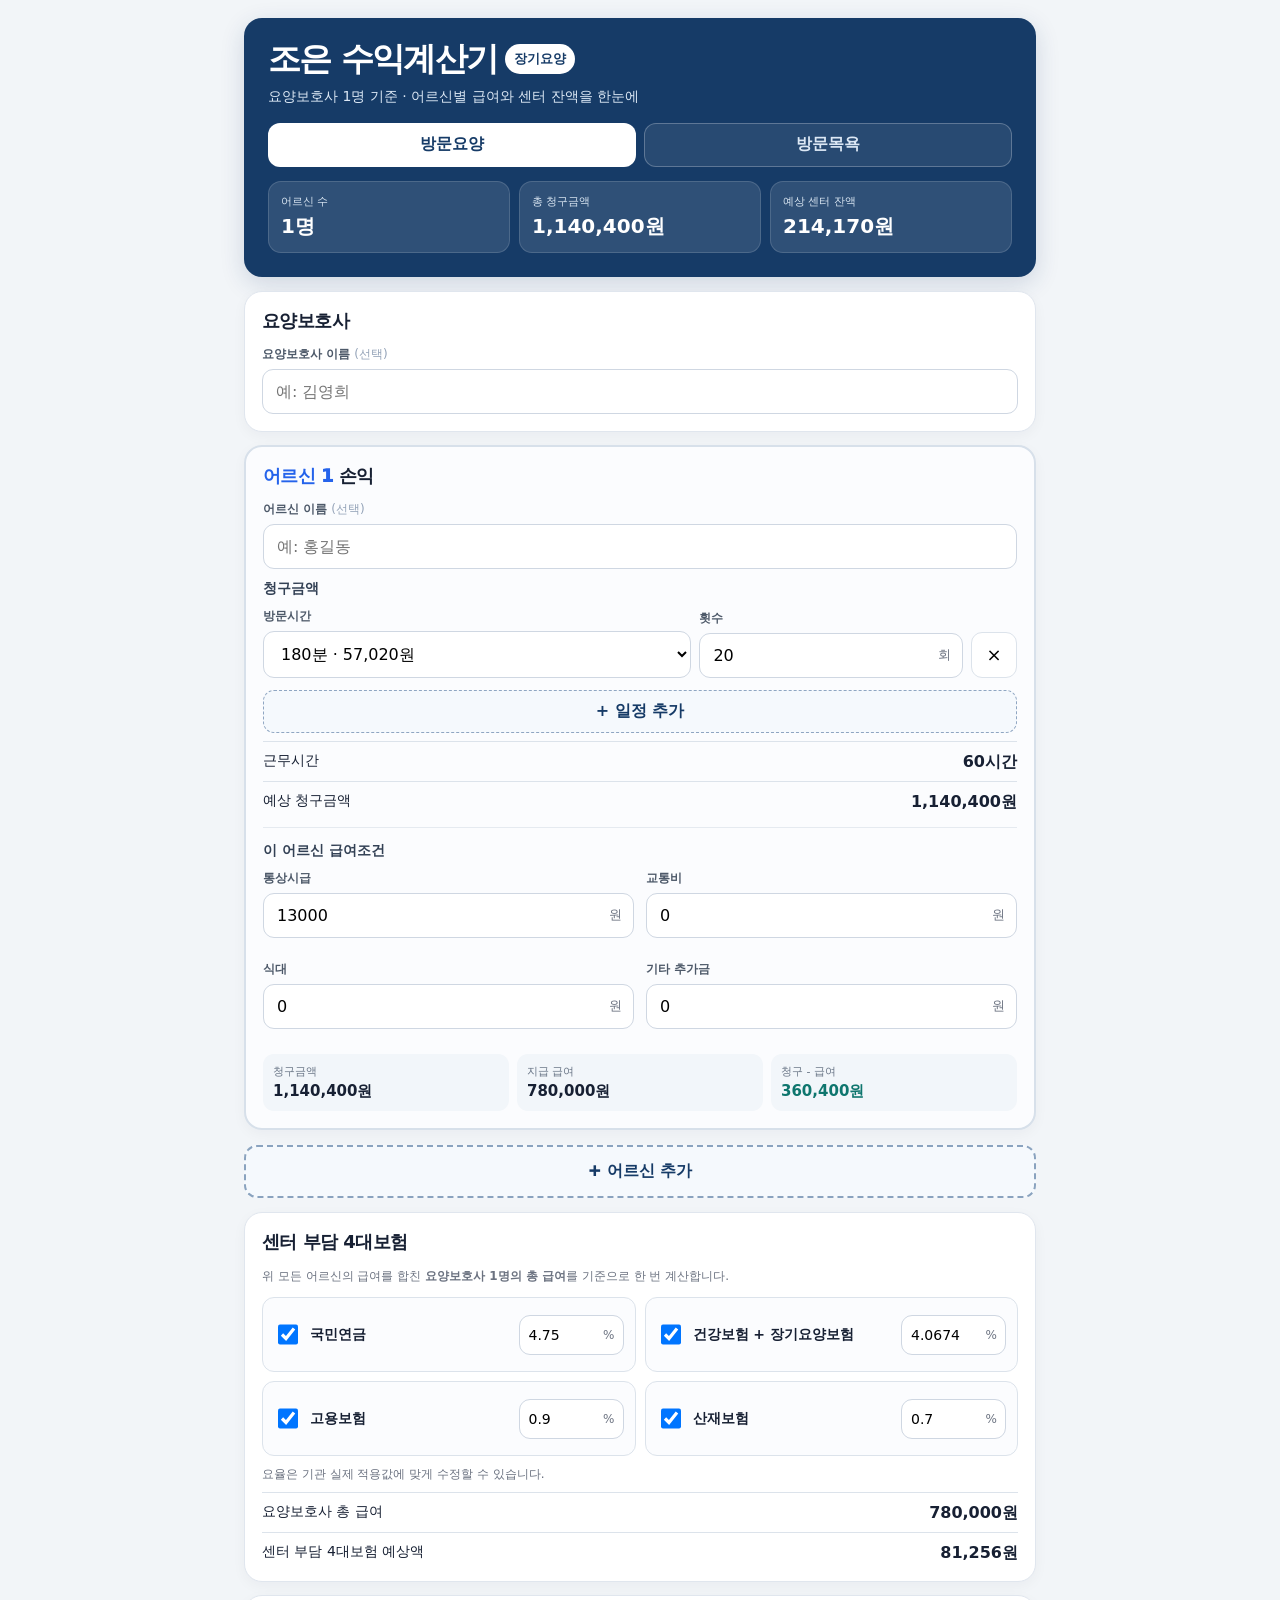
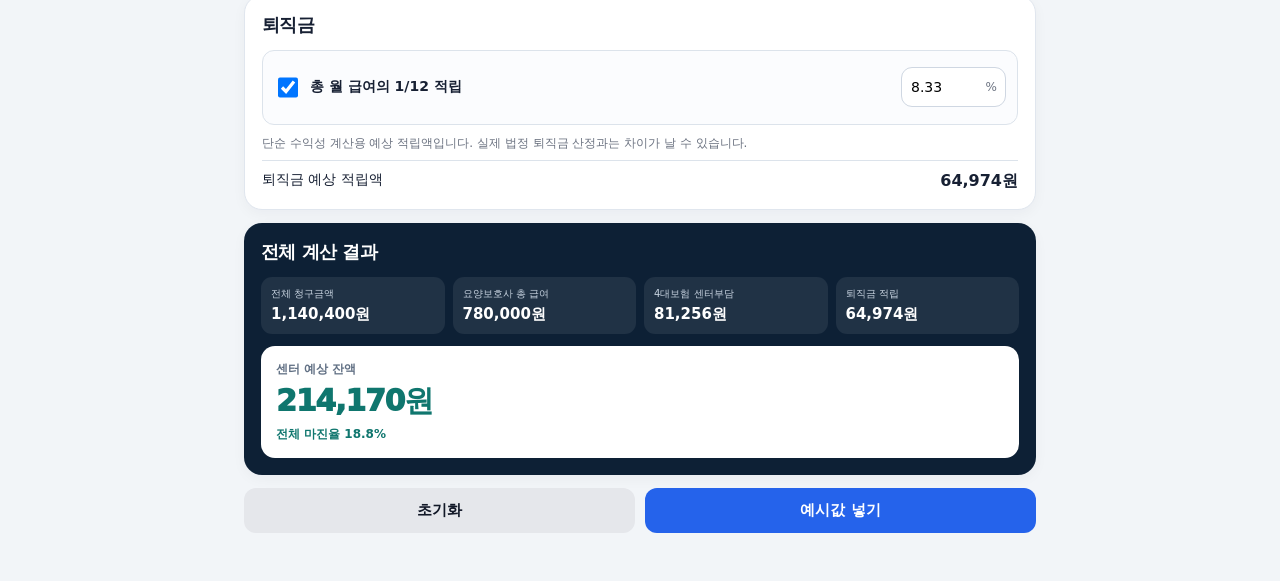
<file: index.html>
<!doctype html>
<html lang="ko">
<head>
<meta charset="utf-8" />
<meta name="viewport" content="width=device-width,initial-scale=1" />
<title>조은 수익계산기</title>
<link rel="stylesheet" href="style.css?v=202608181735" />
</head>
<body>
<div class="wrap">
  <div class="header">
    <div class="brand"><h1>조은 수익계산기</h1><span class="brand-tag">장기요양</span></div>
    <div class="sub" id="headerSub">요양보호사 1명 기준 · 어르신별 급여와 센터 잔액을 한눈에</div>
    <div class="tabs">
      <button class="tab active" id="careTabBtn" type="button">방문요양</button>
      <button class="tab" id="bathTabBtn" type="button">방문목욕</button>
    </div>
    <div class="header-summary" id="careHeaderSummary">
      <div class="head-sum"><div class="k">어르신 수</div><div class="v" id="headerClientCount">1명</div></div>
      <div class="head-sum"><div class="k">총 청구금액</div><div class="v" id="headerRevenue">0원</div></div>
      <div class="head-sum"><div class="k">예상 센터 잔액</div><div class="v" id="headerProfit">0원</div></div>
    </div>
    <div class="header-summary hidden" id="bathHeaderSummary">
      <div class="head-sum"><div class="k">이번 달 목욕 건수</div><div class="v" id="bathHeaderCases">0건</div></div>
      <div class="head-sum"><div class="k">총 청구금액</div><div class="v" id="bathHeaderRevenue">0원</div></div>
      <div class="head-sum"><div class="k">예상 센터 잔액</div><div class="v" id="bathHeaderProfit">0원</div></div>
    </div>
  </div>

  <main id="carePanel">
    <section class="card">
      <h2>요양보호사</h2>
      <div class="caregiver-top">
        <div class="field" style="margin:0">
          <label>요양보호사 이름 <span class="optional">(선택)</span></label>
          <input id="caregiverName" type="text" placeholder="예: 김영희">
        </div>
        <input id="clientCount" type="hidden" value="1">
      </div>
    </section>
    <div id="clients"></div>
    <button class="add-client" id="addClientBtn" type="button">+ 어르신 추가</button>
    <section class="card">
      <h2>센터 부담 4대보험</h2>
      <div class="note" style="margin:0 0 12px">위 모든 어르신의 급여를 합친 <strong>요양보호사 1명의 총 급여</strong>를 기준으로 한 번 계산합니다.</div>
      <div class="checklist">
        <div class="ins"><input id="pensionChk" type="checkbox" checked><div class="name">국민연금</div><div class="rate"><input id="pensionRate" type="number" step="0.0001" value="4.75"><span>%</span></div></div>
        <div class="ins"><input id="healthChk" type="checkbox" checked><div class="name">건강보험 + 장기요양보험</div><div class="rate"><input id="healthRate" type="number" step="0.0001" value="4.0674"><span>%</span></div></div>
        <div class="ins"><input id="employmentChk" type="checkbox" checked><div class="name">고용보험</div><div class="rate"><input id="employmentRate" type="number" step="0.0001" value="0.9"><span>%</span></div></div>
        <div class="ins"><input id="accidentChk" type="checkbox" checked><div class="name">산재보험</div><div class="rate"><input id="accidentRate" type="number" step="0.0001" value="0.7"><span>%</span></div></div>
      </div>
      <div class="note">요율은 기관 실제 적용값에 맞게 수정할 수 있습니다.</div>
      <div class="summary-line"><span>요양보호사 총 급여</span><strong id="salaryPreview">0원</strong></div>
      <div class="summary-line"><span>센터 부담 4대보험 예상액</span><strong id="insurancePreview">0원</strong></div>
    </section>
    <section class="card">
      <h2>퇴직금</h2>
      <div class="ins"><input id="severanceChk" type="checkbox" checked><div class="name">총 월 급여의 1/12 적립</div><div class="rate"><input id="severanceRate" type="number" step="0.01" value="8.33"><span>%</span></div></div>
      <div class="note">단순 수익성 계산용 예상 적립액입니다. 실제 법정 퇴직금 산정과는 차이가 날 수 있습니다.</div>
      <div class="summary-line"><span>퇴직금 예상 적립액</span><strong id="severancePreview">0원</strong></div>
    </section>
    <section class="card results">
      <h2>전체 계산 결과</h2>
      <div class="result-grid">
        <div class="result-item"><div class="k">전체 청구금액</div><div class="v" id="rRevenue">0원</div></div>
        <div class="result-item"><div class="k">요양보호사 총 급여</div><div class="v" id="rSalary">0원</div></div>
        <div class="result-item"><div class="k">4대보험 센터부담</div><div class="v" id="rInsurance">0원</div></div>
        <div class="result-item"><div class="k">퇴직금 적립</div><div class="v" id="rSeverance">0원</div></div>
      </div>
      <div class="result-main"><div class="k">센터 예상 잔액</div><div class="v" id="rProfit">0원</div><div class="m">전체 마진율 <strong id="rMargin">0.0%</strong></div></div>
    </section>
    <div class="btns"><button class="btn secondary" id="resetBtn" type="button">초기화</button><button class="btn primary" id="sampleBtn" type="button">예시값 넣기</button></div>
  </main>

  <main id="bathPanel" class="hidden">
    <section class="card">
      <div class="card-head"><h2>1. 이번 달 목욕 케이스</h2><span class="badge">유형 · 40분/60분 · 건수</span></div>
      <div id="bathCasesRows"></div>
      <button class="add-client" id="addBathCaseBtn" type="button">+ 목욕 케이스 추가</button>
      <div class="note">40분은 40분 이상 60분 미만 기준으로 60분 수가의 80%를 자동 적용합니다.</div>
    </section>

    <section class="card">
      <div class="card-head"><h2>2. 목욕 요양보호사</h2><span class="badge">40분/60분 건당급</span></div>
      <div id="bathStaff"></div>
      <button class="add-client" id="addBathStaffBtn" type="button">+ 선생님 추가</button>
      <div class="note">선생님별 60분·40분 담당 건수와 건당 지급액으로 급여를 계산합니다. 운전 담당을 체크하면 해당 선생님의 총 담당 건수가 운전건수로 자동 적용됩니다.</div>
    </section>

    <section class="card">
      <div class="card-head"><h2>3. 목욕차량 · 운영비</h2><span class="badge">1대 기본값 자동입력</span></div>
      <div class="grid2"><div class="field"><label>목욕차량 수</label><div class="input-wrap has-suffix"><input id="bathVehicleCount" type="number" min="1" step="1" value="1"><span class="suffix">대</span></div></div><div class="field"><label>기본값 적용</label><button class="preset-btn" id="bathVehiclePresetBtn" type="button">1대 기본값으로 초기화</button></div></div>
      <div class="cost-title">차량 운영비</div>
      <div class="grid2">
        <div class="field"><label>유류비</label><div class="input-wrap has-suffix"><input class="bath-cost scalable" id="bathFuel" type="number" min="0" value="500000"><span class="suffix">원</span></div></div>
        <div class="field"><label>차량 보험료 월 환산</label><div class="input-wrap has-suffix"><input class="bath-cost scalable" id="bathCarInsurance" type="number" min="0" value="120000"><span class="suffix">원</span></div></div>
        <div class="field"><label>자동차세 월 환산</label><div class="input-wrap has-suffix"><input class="bath-cost scalable" id="bathCarTax" type="number" min="0" value="30000"><span class="suffix">원</span></div></div>
        <div class="field"><label>정비 · 소모품 적립</label><div class="input-wrap has-suffix"><input class="bath-cost scalable" id="bathMaintenance" type="number" min="0" value="150000"><span class="suffix">원</span></div></div>
        <div class="field"><label>감가상각 · 리스비</label><div class="input-wrap has-suffix"><input class="bath-cost scalable" id="bathDepreciation" type="number" min="0" value="300000"><span class="suffix">원</span></div></div>
        <div class="field"><label>통행료 · 주차비</label><div class="input-wrap has-suffix"><input class="bath-cost scalable" id="bathToll" type="number" min="0" value="0"><span class="suffix">원</span></div></div>
      </div>
      <div class="cost-title">목욕 운영비</div>
      <div class="grid2">
        <div class="field"><label>목욕용품 · 소모품</label><div class="input-wrap has-suffix"><input class="bath-cost" id="bathSupplies" type="number" min="0" value="300000"><span class="suffix">원</span></div></div>
        <div class="field"><label>세탁 · 위생용품</label><div class="input-wrap has-suffix"><input class="bath-cost" id="bathLaundry" type="number" min="0" value="100000"><span class="suffix">원</span></div></div>
        <div class="field"><label>기타 운영비</label><div class="input-wrap has-suffix"><input class="bath-cost" id="bathOtherCost" type="number" min="0" value="0"><span class="suffix">원</span></div></div>
        <div class="field"><label>공통관리비 배부 <span class="optional">(선택)</span></label><div class="input-wrap has-suffix"><input class="bath-cost" id="bathCommonCost" type="number" min="0" value="0"><span class="suffix">원</span></div></div>
      </div>
      <div class="summary-line"><span>월 차량·운영비 합계</span><strong id="bathOperatingCost">0원</strong></div>
      <div class="note">차량 기본값은 수익성 계산용 예상 프리셋입니다. 실제 지출에 맞게 수정하세요.</div>
    </section>

    <section class="card results">
      <h2>방문목욕 전체 계산 결과</h2>
      <div class="result-grid"><div class="result-item"><div class="k">총 청구금액</div><div class="v" id="bathRRevenue">0원</div></div><div class="result-item"><div class="k">선생님 총 급여</div><div class="v" id="bathRSalary">0원</div></div><div class="result-item"><div class="k">보험 + 퇴직금</div><div class="v" id="bathRLaborExtra">0원</div></div><div class="result-item"><div class="k">차량 · 운영비</div><div class="v" id="bathROperating">0원</div></div></div>
      <div class="result-main"><div class="k">방문목욕 월 예상 센터 잔액</div><div class="v" id="bathRProfit">0원</div><div class="m">잔액률 <strong id="bathRMargin">0.0%</strong> · 건당 평균 잔액 <strong id="bathRPerCase">0원</strong></div></div>
      <div class="bath-metrics"><div class="metric"><div class="k">건당 평균 매출</div><div class="v" id="bathPerRevenue">0원</div></div><div class="metric"><div class="k">건당 평균 인건비</div><div class="v" id="bathPerLabor">0원</div></div><div class="metric"><div class="k">건당 평균 운영비</div><div class="v" id="bathPerOperating">0원</div></div></div>
    </section>
    <div class="btns"><button class="btn secondary" id="bathResetBtn" type="button">초기화</button><button class="btn primary" id="bathSampleBtn" type="button">예시값 넣기</button></div>
  </main>
</div>
<script src="app.js?v=202608181746"></script>
<script src="bath-auto.js?v=202608181756"></script>
</body>
</html>
</file>
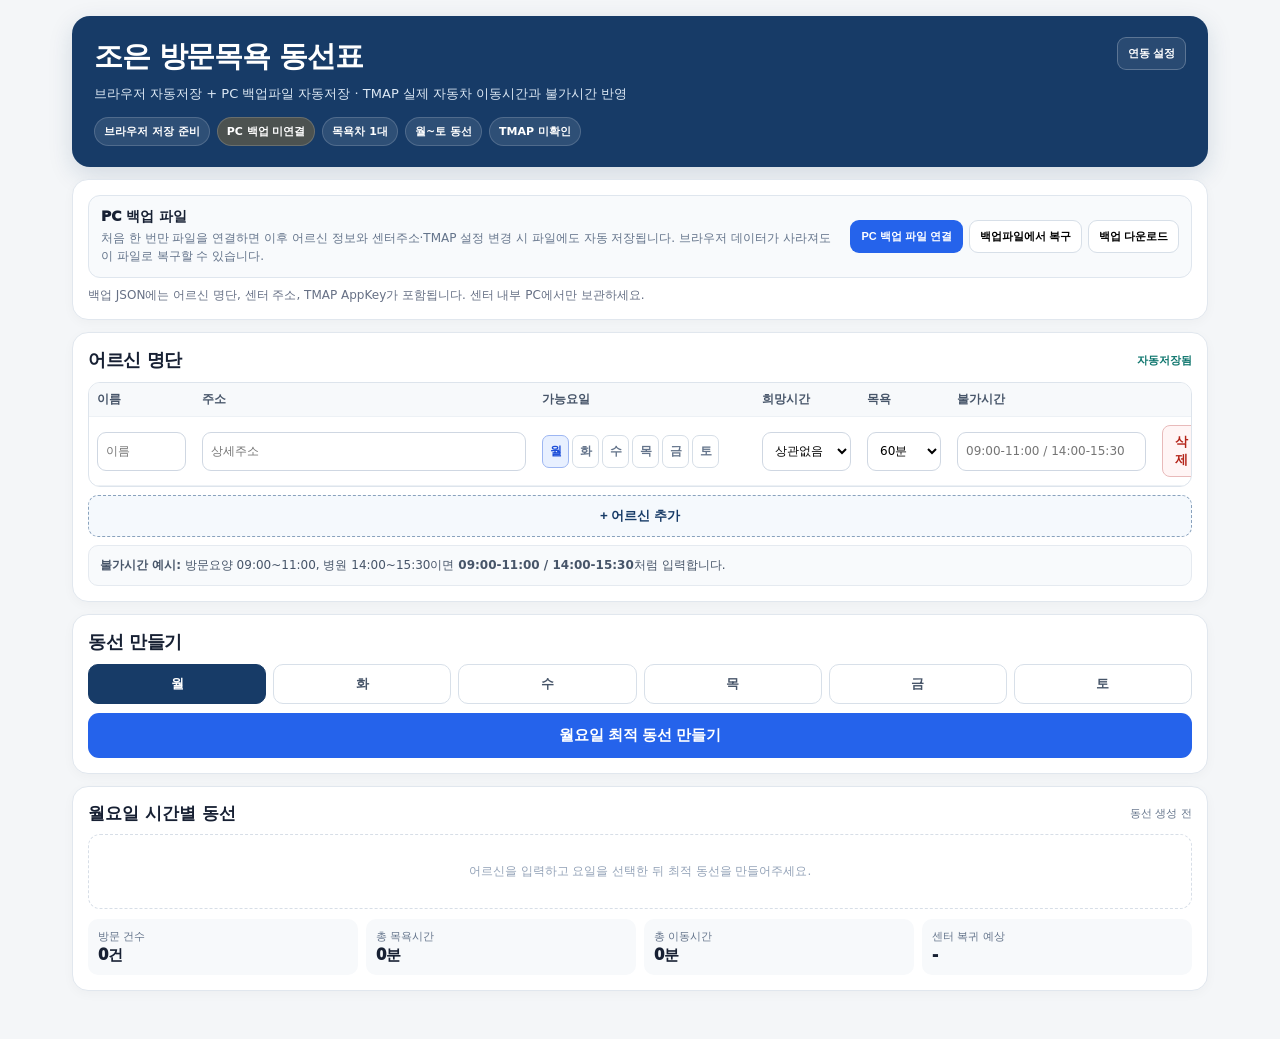
<file: bath-route-safe/index.html>
<!doctype html>
<html lang="ko">
<head>
<meta charset="utf-8">
<meta name="viewport" content="width=device-width,initial-scale=1">
<title>조은 방문목욕 동선표</title>
<style>
:root{--bg:#f4f6f8;--card:#fff;--text:#172033;--muted:#667085;--line:#dde4ec;--navy:#173b67;--blue:#2563eb;--green:#0f766e;--red:#b42318;--orange:#b45309}
*{box-sizing:border-box}body{margin:0;background:var(--bg);color:var(--text);font-family:system-ui,-apple-system,"Pretendard","Noto Sans KR",sans-serif}.wrap{max-width:1160px;margin:auto;padding:16px 12px 48px}.hero{background:var(--navy);color:#fff;border-radius:18px;padding:21px 22px;box-shadow:0 8px 24px rgba(23,59,103,.15)}.hero-top{display:flex;justify-content:space-between;gap:12px;align-items:flex-start}.hero h1{margin:0;font-size:29px;letter-spacing:-.04em}.hero p{margin:7px 0 0;color:#dce8f4;font-size:13px;line-height:1.5}.status{display:flex;gap:7px;flex-wrap:wrap;margin-top:13px}.pill{border:1px solid rgba(255,255,255,.16);background:rgba(255,255,255,.1);border-radius:999px;padding:6px 9px;font-size:11px;font-weight:900}.pill.ok{background:rgba(16,185,129,.24)}.pill.warn{background:rgba(245,158,11,.24)}.pill.bad{background:rgba(239,68,68,.22)}button{cursor:pointer}.settings-btn{border:1px solid rgba(255,255,255,.24);background:rgba(255,255,255,.08);color:#fff;border-radius:9px;padding:8px 10px;font-size:11px;font-weight:900}.card{background:#fff;border:1px solid #e1e7ee;border-radius:16px;padding:15px;margin-top:12px;box-shadow:0 3px 12px rgba(15,23,42,.03)}.card-head{display:flex;justify-content:space-between;gap:10px;align-items:center;margin-bottom:10px}.card h2{margin:0;font-size:18px;letter-spacing:-.02em}.saved{font-size:11px;color:var(--green);font-weight:900}.backup-panel{display:grid;grid-template-columns:1fr auto;gap:10px;align-items:center;background:#f8fafc;border:1px solid #dfe6ee;border-radius:12px;padding:12px}.backup-title{font-weight:950;font-size:14px}.backup-desc{font-size:12px;color:#64748b;line-height:1.5;margin-top:3px}.backup-actions{display:flex;gap:6px;flex-wrap:wrap;justify-content:flex-end}.small{border:1px solid #d7dfe8;background:#fff;border-radius:9px;padding:8px 10px;font-size:11px;font-weight:900}.primary-small{border:0;background:var(--blue);color:#fff;border-radius:9px;padding:9px 11px;font-size:11px;font-weight:900}.tablewrap{overflow:auto;border:1px solid var(--line);border-radius:12px}table{border-collapse:collapse;width:100%;min-width:1120px}th,td{padding:8px;border-bottom:1px solid #edf1f5;text-align:left;font-size:12px}th{background:#f7f9fb;color:#475569;font-weight:900}input,select{width:100%;min-height:39px;border:1px solid #cfd7e2;border-radius:9px;padding:7px 8px;font:inherit;background:#fff}input:focus,select:focus{outline:none;border-color:#93aff1;box-shadow:0 0 0 3px rgba(37,99,235,.08)}.daychecks{display:flex;gap:3px}.daycheck{position:relative}.daycheck input{position:absolute;opacity:0;width:0;height:0}.daycheck span{display:block;min-width:27px;text-align:center;border:1px solid #d6dee7;border-radius:7px;padding:7px 5px;color:#64748b;font-weight:900}.daycheck input:checked+span{background:#e8f0ff;border-color:#9db6f2;color:#1d4ed8}.del{background:#fff5f5;border:1px solid #e8baba;color:var(--red);border-radius:8px;padding:7px 9px;font-weight:900}.add{width:100%;margin-top:8px;background:#f5f9fd;color:var(--navy);border:1px dashed #89a2bd;border-radius:10px;padding:11px;font-weight:900}.note{font-size:12px;color:var(--muted);line-height:1.55;margin-top:8px}.help{margin-top:8px;padding:10px 11px;border-radius:10px;background:#f8fafc;border:1px solid #e5eaf0;font-size:12px;color:#475569;line-height:1.55}.days{display:grid;grid-template-columns:repeat(6,1fr);gap:7px}.day{border:1px solid #d8e0e9;background:#fff;color:#475569;border-radius:10px;padding:10px;font-weight:900}.day.active{background:var(--navy);color:#fff;border-color:var(--navy)}.make{width:100%;margin-top:9px;background:var(--blue);color:#fff;border:0;border-radius:11px;padding:13px;font-size:15px;font-weight:950}.make:disabled{opacity:.55;cursor:wait}.settings{display:none}.settings.open{display:block}.settings-grid{display:grid;grid-template-columns:1fr 1fr;gap:8px}.route-head{display:flex;justify-content:space-between;align-items:center;gap:8px;margin-bottom:9px}.route-head strong{font-size:17px}.route-head span{font-size:11px;color:#64748b}.route-empty{padding:28px 10px;text-align:center;color:#94a3b8;font-size:12px;border:1px dashed #d7dee7;border-radius:12px}.stop{display:grid;grid-template-columns:68px 28px 1fr;gap:7px}.clock{font-weight:950;color:var(--blue);font-size:13px;text-align:right;padding-top:13px}.track{display:flex;flex-direction:column;align-items:center}.dot{width:11px;height:11px;border-radius:50%;background:var(--blue);margin-top:15px;z-index:2}.line{width:2px;background:#cbd5e1;flex:1;min-height:42px}.stop:last-child .line{display:none}.stopbody{border:1px solid #e3e8ef;border-radius:11px;padding:9px 10px;margin-bottom:7px}.name{font-weight:950;font-size:14px}.addr{font-size:11px;color:#64748b;margin-top:3px;line-height:1.35}.tags{margin-top:5px}.tag{display:inline-block;padding:3px 6px;border-radius:999px;font-size:10px;font-weight:900;margin-right:4px}.t60{background:#e7f0ff;color:#1d4ed8}.t40{background:#fff3e5;color:#b45309}.center{background:#eef4fb;color:var(--navy)}.move{background:#ecfdf5;color:#166534}.blocked{background:#fee2e2;color:#991b1b}.wait{background:#fef3c7;color:#92400e}.leg{margin:-2px 0 5px 102px;border-left:2px dashed #cbd5e1;padding:5px 8px;color:#64748b;font-size:11px}.summary{display:grid;grid-template-columns:repeat(4,1fr);gap:8px;margin-top:10px}.sum{background:#f7f9fb;border-radius:10px;padding:10px}.sum .k{font-size:11px;color:#64748b}.sum .v{font-size:15px;font-weight:950;margin-top:2px}.alert{display:none;margin-top:9px;padding:10px 11px;border-radius:10px;font-size:12px;line-height:1.5}.error{background:#fff1f2;color:#9f1239}.info{background:#eff6ff;color:#1e40af}.loading{display:none;margin-top:9px;padding:9px 10px;border-radius:10px;background:#eff6ff;color:#1e40af;font-size:12px}
@media(max-width:820px){.hero-top{display:block}.settings-btn{margin-top:12px}.backup-panel{grid-template-columns:1fr}.backup-actions{justify-content:flex-start}.summary{grid-template-columns:1fr 1fr}.settings-grid{grid-template-columns:1fr}.days{grid-template-columns:repeat(6,1fr)}}@media(max-width:520px){.wrap{padding:9px 8px 30px}.hero{padding:18px 14px;border-radius:14px}.hero h1{font-size:25px}.summary{grid-template-columns:1fr}.card{padding:12px}.stop{grid-template-columns:56px 24px 1fr}.leg{margin-left:88px}}
</style>
</head>
<body>
<div class="wrap">
<section class="hero"><div class="hero-top"><div><h1>조은 방문목욕 동선표</h1><p>브라우저 자동저장 + PC 백업파일 자동저장 · TMAP 실제 자동차 이동시간과 불가시간 반영</p></div><button class="settings-btn" id="settingsBtn" type="button">연동 설정</button></div><div class="status"><span class="pill" id="savePill">브라우저 저장 준비</span><span class="pill warn" id="backupPill">PC 백업 미연결</span><span class="pill">목욕차 1대</span><span class="pill">월~토 동선</span><span class="pill" id="tmapPill">TMAP 미확인</span></div></section>

<section class="card"><div class="backup-panel"><div><div class="backup-title">PC 백업 파일</div><div class="backup-desc" id="backupDesc">처음 한 번만 파일을 연결하면 이후 어르신 정보와 센터주소·TMAP 설정 변경 시 파일에도 자동 저장됩니다. 브라우저 데이터가 사라져도 이 파일로 복구할 수 있습니다.</div></div><div class="backup-actions"><button class="primary-small" id="connectBackup" type="button">PC 백업 파일 연결</button><button class="small" id="restoreBackup" type="button">백업파일에서 복구</button><button class="small" id="downloadBackup" type="button">백업 다운로드</button></div></div><div class="note">백업 JSON에는 어르신 명단, 센터 주소, TMAP AppKey가 포함됩니다. 센터 내부 PC에서만 보관하세요.</div></section>

<section class="card settings" id="settings"><div class="card-head"><h2>TMAP 연동 설정</h2><span class="saved" id="settingsSaved">브라우저에 자동저장</span></div><div class="settings-grid"><div><label style="font-size:12px;font-weight:900;color:#475569">센터 출발·복귀 주소</label><input id="centerAddress" placeholder="센터 주소"></div><div><label style="font-size:12px;font-weight:900;color:#475569">TMAP AppKey</label><input id="appKey" type="password" placeholder="한 번만 입력"></div></div></section>

<section class="card"><div class="card-head"><h2>어르신 명단</h2><span class="saved" id="saved">자동저장됨</span></div><div class="tablewrap"><table><thead><tr><th style="width:105px">이름</th><th>주소</th><th style="width:220px">가능요일</th><th style="width:105px">희망시간</th><th style="width:90px">목욕</th><th style="width:205px">불가시간</th><th style="width:55px"></th></tr></thead><tbody id="rows"></tbody></table></div><button class="add" id="add" type="button">+ 어르신 추가</button><div class="help"><strong>불가시간 예시:</strong> 방문요양 09:00~11:00, 병원 14:00~15:30이면 <strong>09:00-11:00 / 14:00-15:30</strong>처럼 입력합니다.</div></section>

<section class="card"><h2 style="margin-bottom:10px">동선 만들기</h2><div class="days" id="days"></div><button class="make" id="make" type="button">월요일 최적 동선 만들기</button><div class="loading" id="loading">TMAP 자동차 이동시간과 불가시간을 함께 계산하고 있습니다...</div><div class="alert error" id="error"></div><div class="alert info" id="info"></div></section>

<section class="card"><div class="route-head"><strong id="routeTitle">월요일 시간별 동선</strong><span id="routeMeta">동선 생성 전</span></div><div id="route" class="route-empty">어르신을 입력하고 요일을 선택한 뒤 최적 동선을 만들어주세요.</div><div class="summary"><div class="sum"><div class="k">방문 건수</div><div class="v" id="sumCases">0건</div></div><div class="sum"><div class="k">총 목욕시간</div><div class="v" id="sumService">0분</div></div><div class="sum"><div class="k">총 이동시간</div><div class="v" id="sumTravel">0분</div></div><div class="sum"><div class="k">센터 복귀 예상</div><div class="v" id="sumEnd">-</div></div></div></section>
</div>
<script>
const DATA_KEY='joeun_bath_route_clients_v3',SET_KEY='joeun_bath_route_settings_v3',COORD_KEY='joeun_bath_route_coords_v3';
const WEEK=['월','화','수','목','금','토'];let selectedDay='월',backupHandle=null,backupTimer=null;
const $=id=>document.getElementById(id),rows=$('rows');
const esc=s=>String(s??'').replaceAll('&','&amp;').replaceAll('<','&lt;').replaceAll('>','&gt;').replaceAll('"','&quot;');
function now(){const d=new Date();return String(d.getHours()).padStart(2,'0')+':'+String(d.getMinutes()).padStart(2,'0')}
function getData(){try{return JSON.parse(localStorage.getItem(DATA_KEY))||[]}catch(e){return[]}}
function getSettings(){try{return JSON.parse(localStorage.getItem(SET_KEY))||{}}catch(e){return{}}}
function readRows(){return [...rows.querySelectorAll('tr')].map((tr,i)=>({id:tr.dataset.id||('c'+Date.now()+i),name:tr.querySelector('.n').value.trim(),address:tr.querySelector('.a').value.trim(),days:[...tr.querySelectorAll('.day-cb:checked')].map(x=>x.value),wish:tr.querySelector('.w').value,mins:Number(tr.querySelector('.m').value)||60,blocked:tr.querySelector('.b').value.trim()}))}
function snapshot(){return{version:2,savedAt:new Date().toISOString(),clients:readRows(),settings:{centerAddress:$('centerAddress').value.trim(),appKey:$('appKey').value.trim()}}}
function saveRows(){localStorage.setItem(DATA_KEY,JSON.stringify(readRows()));$('saved').textContent='저장됨 '+now();$('savePill').textContent='브라우저 저장 '+now();queueFileBackup()}
function saveSettings(){localStorage.setItem(SET_KEY,JSON.stringify({centerAddress:$('centerAddress').value.trim(),appKey:$('appKey').value.trim()}));$('settingsSaved').textContent='저장됨 '+now();$('tmapPill').textContent=$('appKey').value.trim()?'TMAP 키 저장됨':'TMAP 미확인';$('tmapPill').className='pill';queueFileBackup()}
function addRow(c={}){const id=c.id||('c'+Date.now()+Math.random().toString(16).slice(2));const tr=document.createElement('tr');tr.dataset.id=id;const ds=Array.isArray(c.days)&&c.days.length?c.days:['월'];tr.innerHTML=`<td><input class="n" value="${esc(c.name||'')}" placeholder="이름"></td><td><input class="a" value="${esc(c.address||'')}" placeholder="상세주소"></td><td><div class="daychecks">${WEEK.map(d=>`<label class="daycheck"><input class="day-cb" type="checkbox" value="${d}" ${ds.includes(d)?'checked':''}><span>${d}</span></label>`).join('')}</div></td><td><select class="w"><option ${c.wish==='상관없음'||!c.wish?'selected':''}>상관없음</option><option ${c.wish==='오전'?'selected':''}>오전</option><option ${c.wish==='오후'?'selected':''}>오후</option></select></td><td><select class="m"><option value="60" ${Number(c.mins)!==40?'selected':''}>60분</option><option value="40" ${Number(c.mins)===40?'selected':''}>40분</option></select></td><td><input class="b" value="${esc(c.blocked||'')}" placeholder="09:00-11:00 / 14:00-15:30"></td><td><button class="del" type="button">삭제</button></td>`;tr.querySelectorAll('input,select').forEach(el=>{el.addEventListener('input',saveRows);el.addEventListener('change',saveRows)});tr.querySelector('.del').onclick=()=>{tr.remove();saveRows()};rows.appendChild(tr)}
function rebuild(data){rows.innerHTML='';(Array.isArray(data)&&data.length?data:[{days:['월'],mins:60}]).forEach(addRow)}
function applySnapshot(s){if(!s||!Array.isArray(s.clients))throw new Error('올바른 동선표 백업 파일이 아닙니다.');rebuild(s.clients);$('centerAddress').value=s.settings?.centerAddress||'';$('appKey').value=s.settings?.appKey||'';localStorage.setItem(DATA_KEY,JSON.stringify(s.clients));localStorage.setItem(SET_KEY,JSON.stringify(s.settings||{}));$('savePill').textContent='복구 완료 '+now();$('settingsSaved').textContent='복구 완료';$('tmapPill').textContent=s.settings?.appKey?'TMAP 키 저장됨':'TMAP 미확인';showInfo('백업 파일에서 명단과 연동설정을 복구했습니다.')}
function init(){const s=getSettings();$('centerAddress').value=s.centerAddress||'';$('appKey').value=s.appKey||'';$('tmapPill').textContent=s.appKey?'TMAP 키 저장됨':'TMAP 미확인';rebuild(getData());WEEK.forEach(d=>{const b=document.createElement('button');b.type='button';b.className='day'+(d==='월'?' active':'');b.textContent=d;b.onclick=()=>{selectedDay=d;[...$('days').children].forEach(x=>x.classList.remove('active'));b.classList.add('active');$('make').textContent=d+'요일 최적 동선 만들기';$('routeTitle').textContent=d+'요일 시간별 동선'};$('days').appendChild(b)});initBackupHandle()}
$('settingsBtn').onclick=()=>$('settings').classList.toggle('open');['centerAddress','appKey'].forEach(id=>{$(id).addEventListener('input',saveSettings);$(id).addEventListener('change',saveSettings)});$('add').onclick=()=>{addRow({days:[selectedDay],mins:60});saveRows()};
function showError(t){$('error').style.display='block';$('error').textContent=t}function hideError(){$('error').style.display='none'}function showInfo(t){$('info').style.display='block';$('info').textContent=t;setTimeout(()=>{$('info').style.display='none'},4500)}
function dbOpen(){return new Promise((resolve,reject)=>{const req=indexedDB.open('joeunBathRouteBackupDB',1);req.onupgradeneeded=()=>req.result.createObjectStore('handles');req.onsuccess=()=>resolve(req.result);req.onerror=()=>reject(req.error)})}
async function dbSetHandle(h){const db=await dbOpen();return new Promise((resolve,reject)=>{const tx=db.transaction('handles','readwrite');tx.objectStore('handles').put(h,'main');tx.oncomplete=()=>resolve();tx.onerror=()=>reject(tx.error)})}
async function dbGetHandle(){const db=await dbOpen();return new Promise((resolve,reject)=>{const req=db.transaction('handles','readonly').objectStore('handles').get('main');req.onsuccess=()=>resolve(req.result||null);req.onerror=()=>reject(req.error)})}
async function initBackupHandle(){if(!('showSaveFilePicker'in window)){$('backupDesc').textContent='이 브라우저는 PC 파일 자동저장을 지원하지 않습니다. 백업 다운로드 버튼을 사용하세요.';$('backupPill').textContent='수동 백업 필요';$('backupPill').className='pill warn';return}try{backupHandle=await dbGetHandle();if(!backupHandle)return;const p=await backupHandle.queryPermission({mode:'readwrite'});if(p==='granted'){setBackupOK('PC 백업 연결됨');await writeBackupFile()}else{$('backupPill').textContent='백업 권한 필요';$('backupPill').className='pill warn';$('backupDesc').textContent='백업 파일은 기억하고 있습니다. PC 백업 파일 연결을 한 번 눌러 권한만 다시 허용하세요.'}}catch(e){console.warn(e)}}
function setBackupOK(text){$('backupPill').textContent=text;$('backupPill').className='pill ok';$('backupDesc').textContent='연결된 PC 파일에도 변경사항이 자동저장됩니다. 브라우저 데이터가 지워져도 이 파일은 PC에 남습니다.'}
async function ensureBackupPermission(){if(!backupHandle)return false;let p=await backupHandle.queryPermission({mode:'readwrite'});if(p!=='granted')p=await backupHandle.requestPermission({mode:'readwrite'});return p==='granted'}
async function writeBackupFile(){if(!backupHandle)return false;try{const ok=await ensureBackupPermission();if(!ok){$('backupPill').textContent='백업 권한 필요';$('backupPill').className='pill warn';return false}const w=await backupHandle.createWritable();await w.write(JSON.stringify(snapshot(),null,2));await w.close();setBackupOK('PC 백업 '+now());return true}catch(e){console.warn(e);$('backupPill').textContent='PC 백업 실패';$('backupPill').className='pill bad';return false}}
function queueFileBackup(){if(!backupHandle)return;clearTimeout(backupTimer);backupTimer=setTimeout(()=>writeBackupFile(),700)}
$('connectBackup').onclick=async()=>{hideError();if(!('showSaveFilePicker'in window)){showError('이 브라우저에서는 PC 파일 자동저장을 지원하지 않습니다. Chrome 또는 Edge 최신 버전에서 사용하세요.');return}try{if(backupHandle){const ok=await ensureBackupPermission();if(ok){await writeBackupFile();setBackupOK('PC 백업 '+now());return}}backupHandle=await showSaveFilePicker({suggestedName:'조은_방문목욕_동선데이터.json',types:[{description:'JSON 백업 파일',accept:{'application/json':['.json']}}]});await dbSetHandle(backupHandle);await writeBackupFile();showInfo('PC 백업 파일을 연결했습니다. 앞으로 수정할 때마다 자동 저장됩니다.')}catch(e){if(e.name!=='AbortError')showError('백업 파일 연결에 실패했습니다: '+e.message)}};
$('restoreBackup').onclick=async()=>{hideError();try{if(!('showOpenFilePicker'in window)){showError('이 브라우저에서는 파일 직접 열기를 지원하지 않습니다.');return}const [h]=await showOpenFilePicker({types:[{description:'JSON 백업 파일',accept:{'application/json':['.json']}}]});const f=await h.getFile();const s=JSON.parse(await f.text());applySnapshot(s);backupHandle=h;await dbSetHandle(h);await writeBackupFile()}catch(e){if(e.name!=='AbortError')showError('복구에 실패했습니다: '+e.message)}};
$('downloadBackup').onclick=()=>{const blob=new Blob([JSON.stringify(snapshot(),null,2)],{type:'application/json;charset=utf-8'});const a=document.createElement('a');a.href=URL.createObjectURL(blob);a.download='조은_방문목욕_동선데이터_백업.json';a.click();setTimeout(()=>URL.revokeObjectURL(a.href),500)};
function coordCache(){try{return JSON.parse(localStorage.getItem(COORD_KEY))||{}}catch(e){return{}}}function saveCoordCache(v){localStorage.setItem(COORD_KEY,JSON.stringify(v))}
async function geocode(address,key){const cache=coordCache();if(cache[address])return cache[address];const qs=new URLSearchParams({version:'1',format:'json',coordType:'WGS84GEO',fullAddr:address,addressFlag:'F00',page:'1',count:'20',appKey:key});const r=await fetch('https://apis.openapi.sk.com/tmap/geo/fullAddrGeo?'+qs);const j=await r.json();if(!r.ok||j.error)throw new Error('주소 확인 실패: '+address);const arr=j?.coordinateInfo?.coordinate||[];const f=Array.isArray(arr)?arr[0]:arr;const lon=Number(f?.newLon??f?.lon),lat=Number(f?.newLat??f?.lat);if(!Number.isFinite(lon)||!Number.isFinite(lat))throw new Error('좌표를 찾지 못했습니다: '+address);cache[address]={lon,lat};saveCoordCache(cache);return cache[address]}
const travelMemo=new Map();async function driveTime(from,to,key){const k=`${from.lon},${from.lat}>${to.lon},${to.lat}`;if(travelMemo.has(k))return travelMemo.get(k);const qs=new URLSearchParams({version:'1',format:'json',startX:String(from.lon),startY:String(from.lat),endX:String(to.lon),endY:String(to.lat),reqCoordType:'WGS84GEO',resCoordType:'WGS84GEO',searchOption:'0',startName:'출발',endName:'도착'});const r=await fetch('https://apis.openapi.sk.com/tmap/routes?'+qs,{headers:{appKey:key}});const j=await r.json();if(!r.ok||j.error)throw new Error('자동차 이동시간 계산에 실패했습니다.');let sec=0;if(Array.isArray(j.features))for(const f of j.features){const t=Number(f?.properties?.totalTime);if(t>0)sec=t}if(!sec)throw new Error('이동시간 응답을 읽지 못했습니다.');const m=Math.max(1,Math.round(sec/60));travelMemo.set(k,m);return m}
function minToHm(v){return String(Math.floor(v/60)).padStart(2,'0')+':'+String(v%60).padStart(2,'0')}
function parseBlocked(text){if(!text)return[];const out=[];for(const part of String(text).split(/[\/,\n]+/)){const m=part.trim().match(/^(\d{1,2})(?::(\d{2}))?\s*[-~]\s*(\d{1,2})(?::(\d{2}))?$/);if(!m)continue;const a=Number(m[1])*60+Number(m[2]||0),b=Number(m[3])*60+Number(m[4]||0);if(b>a)out.push([a,b])}return out.sort((x,y)=>x[0]-y[0])}
function earliestStart(arrival,c){let start=arrival;if(c.wish==='오후'&&start<780)start=780;const blocks=[[720,780],...parseBlocked(c.blocked)];for(let guard=0;guard<20;guard++){let moved=false;for(const [a,b] of blocks){if(start<b&&start+c.mins>a){start=b;moved=true;break}}if(!moved)break}return start}
async function scheduleAware(center,clients,key){let clock=540,totalTravel=0,service=0,prev=center;const left=[...clients],stops=[{name:'센터 출발',address:$('centerAddress').value.trim(),time:clock,center:true}];while(left.length){let best=null;for(let i=0;i<left.length;i++){const c=left[i],tr=await driveTime(prev,c.coord,key),arrival=clock+tr,start=earliestStart(arrival,c),wait=Math.max(0,start-arrival);const morningPenalty=c.wish==='오전'&&start>=720?240:0,score=start+morningPenalty+tr*.05;if(!best||score<best.score||score===best.score&&tr<best.tr)best={i,c,tr,start,wait,score}}const c=left.splice(best.i,1)[0];totalTravel+=best.tr;clock=best.start;stops.push({...c,time:clock,travel:best.tr,wait:best.wait});clock+=c.mins;service+=c.mins;prev=c.coord}const back=await driveTime(prev,center,key);totalTravel+=back;clock+=back;stops.push({name:'센터 복귀',address:$('centerAddress').value.trim(),time:clock,travel:back,center:true});return{stops,totalTravel,service,end:clock}}
function render(res){let h='';res.stops.forEach((s,i)=>{if(i>0)h+=`<div class="leg">↓ 실제 자동차 이동 약 <strong>${s.travel}분</strong>${s.wait?` · 대기 ${s.wait}분`:''}</div>`;h+=`<div class="stop"><div class="clock">${minToHm(s.time)}</div><div class="track"><span class="dot"></span><span class="line"></span></div><div class="stopbody"><div class="name">${esc(s.name)}</div><div class="addr">${esc(s.address)}</div><div class="tags">${s.center?'<span class="tag center">센터</span>':`<span class="tag ${s.mins===40?'t40':'t60'}">${s.mins}분 목욕</span>`}${s.travel?`<span class="tag move">이동 ${s.travel}분</span>`:''}${s.wait?`<span class="tag wait">대기 ${s.wait}분</span>`:''}${s.blocked?`<span class="tag blocked">불가 ${esc(s.blocked)}</span>`:''}</div></div></div>`});$('route').className='';$('route').innerHTML=h;$('sumCases').textContent=(res.stops.length-2)+'건';$('sumService').textContent=res.service+'분';$('sumTravel').textContent=res.totalTravel+'분';$('sumEnd').textContent=minToHm(res.end);$('routeMeta').textContent='TMAP 도로시간 + 불가시간 반영'}
$('make').onclick=async()=>{hideError();travelMemo.clear();const s=getSettings(),clients=readRows().filter(c=>c.days.includes(selectedDay));if(!clients.length){showError(selectedDay+'요일 가능한 어르신이 없습니다.');return}if(clients.some(c=>!c.address)){showError('주소가 비어 있는 어르신이 있습니다.');return}if(!s.appKey||!s.centerAddress){$('settings').classList.add('open');showError('연동 설정에서 센터 주소와 TMAP AppKey를 입력해야 합니다.');return}$('make').disabled=true;$('loading').style.display='block';try{const center=await geocode(s.centerAddress,s.appKey);for(const c of clients)c.coord=await geocode(c.address,s.appKey);const res=await scheduleAware(center,clients,s.appKey);render(res);$('tmapPill').textContent='TMAP 연결 정상';$('tmapPill').className='pill ok';showInfo('TMAP 자동차 이동시간과 불가시간을 반영했습니다.')}catch(e){console.error(e);$('tmapPill').textContent='TMAP 확인 필요';$('tmapPill').className='pill bad';showError(e.message||'동선을 만들지 못했습니다.')}finally{$('make').disabled=false;$('loading').style.display='none'}};
init();
</script>
</body></html>
</file>
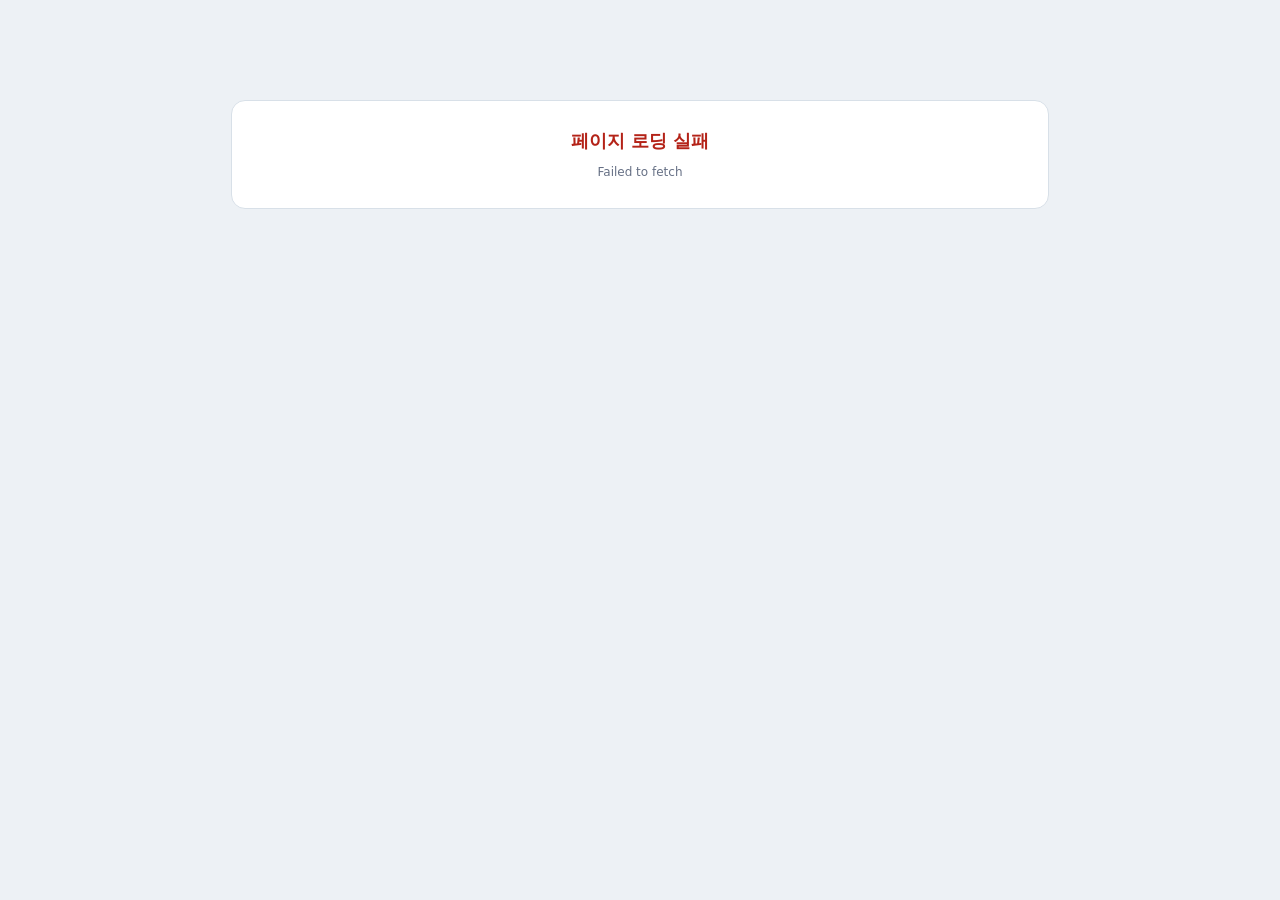
<file: bath-route/index.html>
<!doctype html>
<html lang="ko"><head><meta charset="utf-8"><meta name="viewport" content="width=device-width,initial-scale=1"><title>조은 방문목욕 동선표</title><style>body{font-family:system-ui,-apple-system,"Pretendard","Noto Sans KR",sans-serif;margin:0;background:#edf1f5;color:#172033}.loading{max-width:760px;margin:100px auto;background:#fff;border:1px solid #d8e0e8;border-radius:14px;padding:28px;text-align:center}.loading b{display:block;font-size:18px;margin-bottom:8px}.loading span{font-size:12px;color:#667085}.err{color:#b42318;white-space:pre-wrap}</style></head><body><div class="loading" id="boot"><b>조은 방문목욕 동선표 불러오는 중</b><span>TMAP API 절약 모드 적용 중...</span></div><script>
(async()=>{
const RAW='https://raw.githubusercontent.com/weedjun0411-collab/joeun-visitcare-profit-calculator/fde7ef216019c7cde4c3474ca11d490bb39ede4c/bath-route/index.html';
const API='https://api.github.com/repos/weedjun0411-collab/joeun-visitcare-profit-calculator/contents/bath-route/index.html?ref=fde7ef216019c7cde4c3474ca11d490bb39ede4c';
async function getBase(){try{const r=await fetch(RAW,{cache:'no-store'});if(r.ok)return await r.text()}catch(e){}const r=await fetch(API,{cache:'no-store'});if(!r.ok)throw new Error('기본 화면을 불러오지 못했습니다.');const j=await r.json();return decodeURIComponent(escape(atob((j.content||'').replace(/\s/g,''))))}
function patch(s){
 s=s.replace("const DB_NAME='joeunBathRoutePCDB', DB_VERSION=3, OLD_DATA_KEY='joeun_bath_route_clients_v3', OLD_SET_KEY='joeun_bath_route_settings_v3';", "const DB_NAME='joeunBathRoutePCDB', DB_VERSION=4, OLD_DATA_KEY='joeun_bath_route_clients_v3', OLD_SET_KEY='joeun_bath_route_settings_v3';\nconst LEG_CACHE_TTL=24*60*60*1000,API_MIN_INTERVAL=300;let lastRouteApiAt=0,routeApiGate=Promise.resolve();");
 s=s.replace("function dbOpen(){return new Promise((resolve,reject)=>{const r=indexedDB.open(DB_NAME,DB_VERSION);r.onupgradeneeded=()=>{const d=r.result;if(!d.objectStoreNames.contains('state'))d.createObjectStore('state');if(!d.objectStoreNames.contains('handles'))d.createObjectStore('handles');if(!d.objectStoreNames.contains('coords'))d.createObjectStore('coords')};r.onsuccess=()=>resolve(r.result);r.onerror=()=>reject(r.error)})}","function dbOpen(){return new Promise((resolve,reject)=>{const r=indexedDB.open(DB_NAME,DB_VERSION);r.onupgradeneeded=()=>{const d=r.result;if(!d.objectStoreNames.contains('state'))d.createObjectStore('state');if(!d.objectStoreNames.contains('handles'))d.createObjectStore('handles');if(!d.objectStoreNames.contains('coords'))d.createObjectStore('coords');if(!d.objectStoreNames.contains('legs'))d.createObjectStore('legs')};r.onsuccess=()=>resolve(r.result);r.onerror=()=>reject(r.error)})}");
 const leg=`const sleep=ms=>new Promise(r=>setTimeout(r,ms));
function legKey(from,to){const f=n=>Number(n).toFixed(5);return \`${'${f(from.lon)},${f(from.lat)}>${f(to.lon)},${f(to.lat)}'}\`}
async function getLegCache(k,needPath=false){const v=await idbGet('legs',k).catch(()=>null);if(!v||Date.now()-Number(v.savedAt||0)>LEG_CACHE_TTL)return null;if(needPath&&!(Array.isArray(v.path)&&v.path.length>1))return null;return{mins:Number(v.mins)||0,path:Array.isArray(v.path)?v.path:[],cached:true}}
async function putLegCache(k,out,keepPath=false){await idbPut('legs',k,{mins:out.mins,path:keepPath?out.path:[],savedAt:Date.now()}).catch(()=>{})}
async function waitRouteApiTurn(){const run=routeApiGate.then(async()=>{const gap=Date.now()-lastRouteApiAt,wait=Math.max(0,API_MIN_INTERVAL-gap);if(wait)await sleep(wait);lastRouteApiAt=Date.now()});routeApiGate=run.catch(()=>{});return run}
async function routeLeg(from,to,key,needPath=false){
 const k=legKey(from,to),mem=legMemo.get(k);if(mem&&(!needPath||mem.path?.length>1))return mem;
 const cached=await getLegCache(k,needPath);if(cached){legMemo.set(k,cached);return cached}
 const dx=Math.abs(Number(from.lon)-Number(to.lon)),dy=Math.abs(Number(from.lat)-Number(to.lat));if(dx<0.00002&&dy<0.00002){const out={mins:0,path:[],cached:true};legMemo.set(k,out);return out}
 const body={startX:String(from.lon),startY:String(from.lat),endX:String(to.lon),endY:String(to.lat),reqCoordType:'WGS84GEO',resCoordType:'WGS84GEO',searchOption:'0',startName:'출발',endName:'도착'};let lastErr='';
 for(let attempt=0;attempt<4;attempt++){await waitRouteApiTurn();const r=await fetch('https://apis.openapi.sk.com/tmap/routes?version=1&format=json',{method:'POST',headers:{'Content-Type':'application/json','appKey':key},body:JSON.stringify(body)});const raw=await r.text();let j=null;try{j=raw?JSON.parse(raw):null}catch(e){}const apiMsg=j?.error?.message||j?.errorMessage||j?.message||'';lastErr=apiMsg||('HTTP '+r.status);if(!r.ok||j?.error){if(/limit exceeded/i.test(lastErr)&&attempt<3){await sleep(1000*Math.pow(2,attempt));continue}throw new Error('TMAP 경로 API 오류'+(apiMsg?': '+apiMsg:' (HTTP '+r.status+')'))}const features=Array.isArray(j?.features)?j.features:[];let sec=Number(features?.[0]?.properties?.totalTime)||0,segmentSec=0,path=[];for(const f of features){const total=Number(f?.properties?.totalTime);if(total>sec)sec=total;const seg=Number(f?.properties?.time);if(seg>0)segmentSec+=seg;const g=f?.geometry;if(g?.type==='LineString')for(const p of g.coordinates||[])path.push({lon:Number(p[0]),lat:Number(p[1])});if(g?.type==='MultiLineString')for(const line of g.coordinates||[])for(const p of line)path.push({lon:Number(p[0]),lat:Number(p[1])})}if(!sec&&segmentSec>0)sec=segmentSec;if(!sec)throw new Error('TMAP 이동시간 응답 오류: '+(apiMsg||'이동시간 정보 없음'));const out={mins:Math.max(1,Math.round(sec/60)),path,cached:false};legMemo.set(k,out);await putLegCache(k,out,needPath);return out}throw new Error('TMAP 경로 API 오류: '+(lastErr||'요청 한도 초과'))}
async function mapLimit`;
 s=s.replace(/async function routeLeg\(from,to,key\)\{[\s\S]*?\}\nasync function mapLimit/,leg);
 const matrix=`async function buildMatrix(nodes,key){const pairs=[];for(const a of nodes)for(const b of nodes)if(a.id!==b.id)pairs.push([a,b]);let done=0,cached=0,api=0;const matrix={};for(const n of nodes)matrix[n.id]={};await mapLimit(pairs,2,async([a,b])=>{const leg=await routeLeg(a.coord,b.coord,key,false);matrix[a.id][b.id]=leg.mins;done++;leg.cached?cached++:api++;if(done%4===0||done===pairs.length)progress(\`이동시간 계산 ${'${done}'}/${'${pairs.length}'} · 저장값 ${'${cached}'} · TMAP 호출 ${'${api}'}\`)});return matrix}
function ruleFor`;
 s=s.replace(/async function buildMatrix\(nodes,key\)\{[\s\S]*?\}\nfunction ruleFor/,matrix);
 s=s.replace("const leg=await routeLeg(a.coord,b.coord,state.settings.appKey);legs.push({path:leg.path})","const leg=await routeLeg(a.coord,b.coord,state.settings.appKey,true);legs.push({path:leg.path})");
 return s;
}
try{const base=await getBase(),html=patch(base);document.open();document.write(html);document.close()}catch(e){document.getElementById('boot').innerHTML='<b class="err">페이지 로딩 실패</b><span class="err">'+String(e.message||e)+'</span>'}
})();
</script></body></html>
</file>
<file: style.css>
:root{--bg:#f2f5f8;--card:#fff;--text:#172033;--muted:#6b7280;--line:#dce3eb;--primary:#2563eb;--navy:#163b67;--good:#0f766e;--bad:#b91c1c}
*{box-sizing:border-box}
body{margin:0;background:var(--bg);color:var(--text);font-family:system-ui,-apple-system,"Pretendard","Noto Sans KR",sans-serif}
button,input,select{font:inherit}.wrap{max-width:820px;margin:0 auto;padding:18px 14px 48px}.hidden{display:none!important}.optional{font-weight:500;color:#94a3b8}
.header{background:var(--navy);color:#fff;border-radius:18px;padding:24px;margin-bottom:14px;box-shadow:0 7px 24px rgba(22,59,103,.16)}
.brand{display:flex;align-items:center;gap:8px;flex-wrap:wrap}.brand h1{font-size:33px;line-height:1.05;margin:0;font-weight:950;letter-spacing:-.05em}.brand-tag{background:#fff;color:var(--navy);font-size:13px;font-weight:900;padding:6px 9px;border-radius:999px}.sub{color:#dce8f5;font-size:14px;line-height:1.5;margin-top:9px}
.tabs{display:grid;grid-template-columns:1fr 1fr;gap:8px;margin-top:16px}.tab{border:1px solid rgba(255,255,255,.25);background:rgba(255,255,255,.08);color:#dce8f5;border-radius:12px;min-height:44px;font-weight:900;cursor:pointer}.tab.active{background:#fff;color:var(--navy)}
.header-summary{display:grid;grid-template-columns:repeat(3,1fr);gap:9px;margin-top:14px}.head-sum{background:rgba(255,255,255,.11);border:1px solid rgba(255,255,255,.14);border-radius:13px;padding:12px}.head-sum .k{font-size:11px;color:#dbe7f3}.head-sum .v{font-size:20px;font-weight:900;margin-top:4px}
.card,.client-card{background:#fff;border:1px solid #e0e6ee;border-radius:18px;padding:17px;margin-bottom:13px;box-shadow:0 4px 14px rgba(15,23,42,.04)}.card h2{font-size:18px;margin:0 0 13px;letter-spacing:-.03em}.card-head{display:flex;justify-content:space-between;align-items:center;gap:10px;margin-bottom:13px}.card-head h2{margin:0}.badge{background:#eaf1fb;color:var(--navy);border-radius:999px;padding:6px 9px;font-size:11px;font-weight:900}
.caregiver-top{display:grid;grid-template-columns:1fr;gap:12px}.client-card{border:2px solid #d7e0ea;background:#fbfcfe}.client-head{display:flex;align-items:center;justify-content:space-between;gap:10px;margin-bottom:13px}.client-title{font-size:18px;font-weight:950;letter-spacing:-.03em}.client-title span{color:var(--primary)}.delete-client,.delete-staff{border:1px solid #e4b6b6;background:#fff6f6;color:#b42318;border-radius:10px;padding:9px 11px;font-weight:900;cursor:pointer}
.grid2{display:grid;grid-template-columns:1fr 1fr;gap:12px}.grid3{display:grid;grid-template-columns:repeat(3,1fr);gap:9px}.field{margin-bottom:11px}label{display:block;font-size:12px;font-weight:900;color:#4d5969;margin-bottom:6px}.input-wrap{position:relative}input,select{width:100%;border:1px solid #cfd7e2;background:#fff;border-radius:11px;padding:12px 13px;font-size:16px;outline:none;min-height:45px}input:focus,select:focus{border-color:#93b4ff;box-shadow:0 0 0 3px rgba(37,99,235,.08)}.suffix{position:absolute;right:12px;top:50%;transform:translateY(-50%);font-size:13px;color:var(--muted);pointer-events:none}.has-suffix input{padding-right:48px}.readbox{min-height:45px;border:1px solid #dbe3ec;background:#f3f6f9;border-radius:11px;padding:12px 13px;font-size:16px;font-weight:900}
.schedule-row{display:grid;grid-template-columns:1.3fr .8fr auto;gap:8px;align-items:end;margin-bottom:8px}.schedule-row .remove{height:46px;width:46px;border:1px solid var(--line);background:#fff;border-radius:11px;font-size:18px;cursor:pointer}.add{width:100%;border:1px dashed #8fa6c2;background:#f5f9fd;color:var(--navy);border-radius:11px;padding:10px;font-weight:900;cursor:pointer;margin-top:4px}.add-client{width:100%;border:2px dashed #8aa3bf;background:#f5f9fd;color:var(--navy);border-radius:13px;padding:14px;font-size:16px;font-weight:950;cursor:pointer;margin:2px 0 14px}.divider{height:1px;background:#e5eaf0;margin:14px 0}.section-label{font-size:14px;font-weight:900;margin:0 0 10px;color:#334155}.summary-line{display:flex;justify-content:space-between;gap:12px;padding-top:10px;margin-top:8px;border-top:1px solid var(--line);font-size:14px}.summary-line strong{font-size:16px;text-align:right}.client-summary{display:grid;grid-template-columns:repeat(3,1fr);gap:8px;margin-top:14px}.client-summary .mini{background:#f2f6fa;border-radius:11px;padding:10px}.mini .k{font-size:11px;color:#697586;margin-bottom:3px}.mini .v{font-size:15px;font-weight:900}
.checklist{display:grid;grid-template-columns:1fr 1fr;gap:9px}.ins{display:grid;grid-template-columns:auto 1fr 105px;gap:9px;align-items:center;border:1px solid var(--line);border-radius:12px;padding:11px;background:#fbfcfe}.ins input[type=checkbox]{width:20px;height:20px}.ins .name{font-weight:800;font-size:14px}.ins .rate{position:relative}.ins .rate input{padding:9px 28px 9px 9px;font-size:14px;min-height:40px}.ins .rate span{position:absolute;right:9px;top:50%;transform:translateY(-50%);color:var(--muted);font-size:12px}.note{font-size:12px;color:var(--muted);line-height:1.55;margin-top:9px}
.results{background:#0d2035;color:#fff;border:none}.results h2{color:#fff}.result-grid{display:grid;grid-template-columns:repeat(4,1fr);gap:8px}.result-item{background:rgba(255,255,255,.08);border-radius:11px;padding:10px}.result-item .k{font-size:10px;color:#c8d4e1;margin-bottom:4px}.result-item .v{font-size:15px;font-weight:900}.result-main{margin-top:12px;background:#fff;color:#0d2035;border-radius:14px;padding:15px}.result-main .k{font-size:12px;color:#617084;font-weight:800}.result-main .v{font-size:30px;font-weight:1000;letter-spacing:-.04em;margin-top:3px}.result-main .m{font-size:12px;margin-top:4px;color:#0f766e;font-weight:900}.btns{display:grid;grid-template-columns:1fr 1fr;gap:10px}.btn{border:0;border-radius:12px;padding:13px;font-weight:900;font-size:15px;cursor:pointer}.btn.secondary{background:#e5e7eb;color:#111827}.btn.primary{background:var(--primary);color:#fff}
.bath-type{border:1px solid #dbe3ec;background:#fbfcfe;border-radius:13px;padding:12px;margin-bottom:9px}.bath-type-title{font-size:15px;font-weight:950;margin-bottom:9px;color:#334155}.bath-staff-card{border:2px solid #d7e0ea;background:#fbfcfe;border-radius:16px;padding:14px;margin-bottom:11px}.bath-staff-head{display:flex;align-items:center;justify-content:space-between;gap:8px;margin-bottom:11px}.bath-staff-title{font-size:17px;font-weight:950;color:var(--primary)}.staff-service{border:1px solid #dbe3ec;border-radius:12px;padding:10px;background:#fff;margin-bottom:8px}.staff-service-title{font-size:13px;font-weight:900;margin-bottom:8px}.staff-service-grid{display:grid;grid-template-columns:1fr 1fr 1fr;gap:8px}.staff-ins-grid{display:grid;grid-template-columns:1fr 1fr;gap:7px;margin-top:10px}.staff-ins{display:grid;grid-template-columns:auto 1fr 72px;gap:7px;align-items:center;background:#fff;border:1px solid #dbe3ec;border-radius:10px;padding:8px}.staff-ins input[type=checkbox]{width:18px;height:18px}.staff-ins .name{font-size:11px;font-weight:850}.staff-ins .rate{position:relative}.staff-ins .rate input{min-height:34px;font-size:12px;padding:7px 21px 7px 7px}.staff-ins .rate span{position:absolute;right:6px;top:50%;transform:translateY(-50%);font-size:10px;color:var(--muted)}.staff-summary{display:grid;grid-template-columns:repeat(4,1fr);gap:7px;margin-top:10px}.staff-summary .mini{background:#edf3f8;border-radius:10px;padding:9px}.preset-btn{width:100%;min-height:45px;border:1px solid #a9bad0;background:#eef5fc;color:var(--navy);border-radius:11px;font-weight:900;cursor:pointer}.cost-title{font-size:14px;font-weight:950;color:#334155;margin:5px 0 9px}.bath-metrics{display:grid;grid-template-columns:repeat(3,1fr);gap:7px;margin-top:10px}.metric{background:rgba(255,255,255,.08);border-radius:10px;padding:10px}.metric .k{font-size:10px;color:#c8d4e1}.metric .v{font-size:14px;font-weight:900;margin-top:3px}
@media(max-width:650px){.wrap{padding:10px 8px 34px}.header{padding:19px 15px;border-radius:15px;margin-bottom:10px}.brand h1{font-size:28px}.brand-tag{font-size:11px;padding:5px 7px}.sub{font-size:13px}.tabs{gap:7px}.tab{min-height:46px}.header-summary{grid-template-columns:1fr;gap:7px;margin-top:12px}.head-sum{padding:10px 11px;display:flex;align-items:center;justify-content:space-between}.head-sum .k{font-size:12px}.head-sum .v{font-size:18px;margin-top:0}.card,.client-card{padding:13px;border-radius:15px;margin-bottom:10px}.card-head,.client-head,.bath-staff-head{align-items:flex-start;flex-direction:column;gap:7px}.card-head h2{font-size:18px}.client-card{padding:12px}.client-title{font-size:18px}.delete-client,.delete-staff{width:100%;padding:11px}.grid2,.grid3,.caregiver-top,.staff-service-grid,.staff-ins-grid,.staff-summary,.bath-metrics{grid-template-columns:1fr}.schedule-row{grid-template-columns:1fr;gap:7px;margin-bottom:10px}.schedule-row .field{margin-bottom:0}.schedule-row .remove{width:100%;height:42px;color:#b42318;background:#fff6f6;border-color:#e4b6b6}.field{margin-bottom:10px}label{font-size:13px}input,select{min-height:48px;font-size:16px}.add{min-height:44px;font-size:14px}.add-client{height:52px;font-size:16px}.client-summary{grid-template-columns:1fr;gap:7px}.client-summary .mini,.staff-summary .mini,.metric{display:flex;justify-content:space-between;align-items:center;padding:10px 11px}.mini .k,.metric .k{font-size:12px;margin:0}.mini .v,.metric .v{font-size:16px;margin:0}.checklist{grid-template-columns:1fr}.ins{grid-template-columns:auto 1fr 92px;padding:12px 11px}.ins .name{font-size:14px}.staff-ins{grid-template-columns:auto 1fr 86px;padding:10px}.staff-ins .name{font-size:13px}.result-grid{grid-template-columns:1fr;gap:6px}.result-item{display:flex;justify-content:space-between;align-items:center;padding:10px 11px}.result-item .k{font-size:11px;margin:0}.result-item .v{font-size:15px}.result-main{padding:14px 12px}.result-main .k{font-size:13px}.result-main .v{font-size:31px}.result-main .m{font-size:13px;line-height:1.55}.btns{grid-template-columns:1fr}.readbox{min-height:48px}.bath-type{padding:11px}.bath-staff-card{padding:12px}}
</file>
